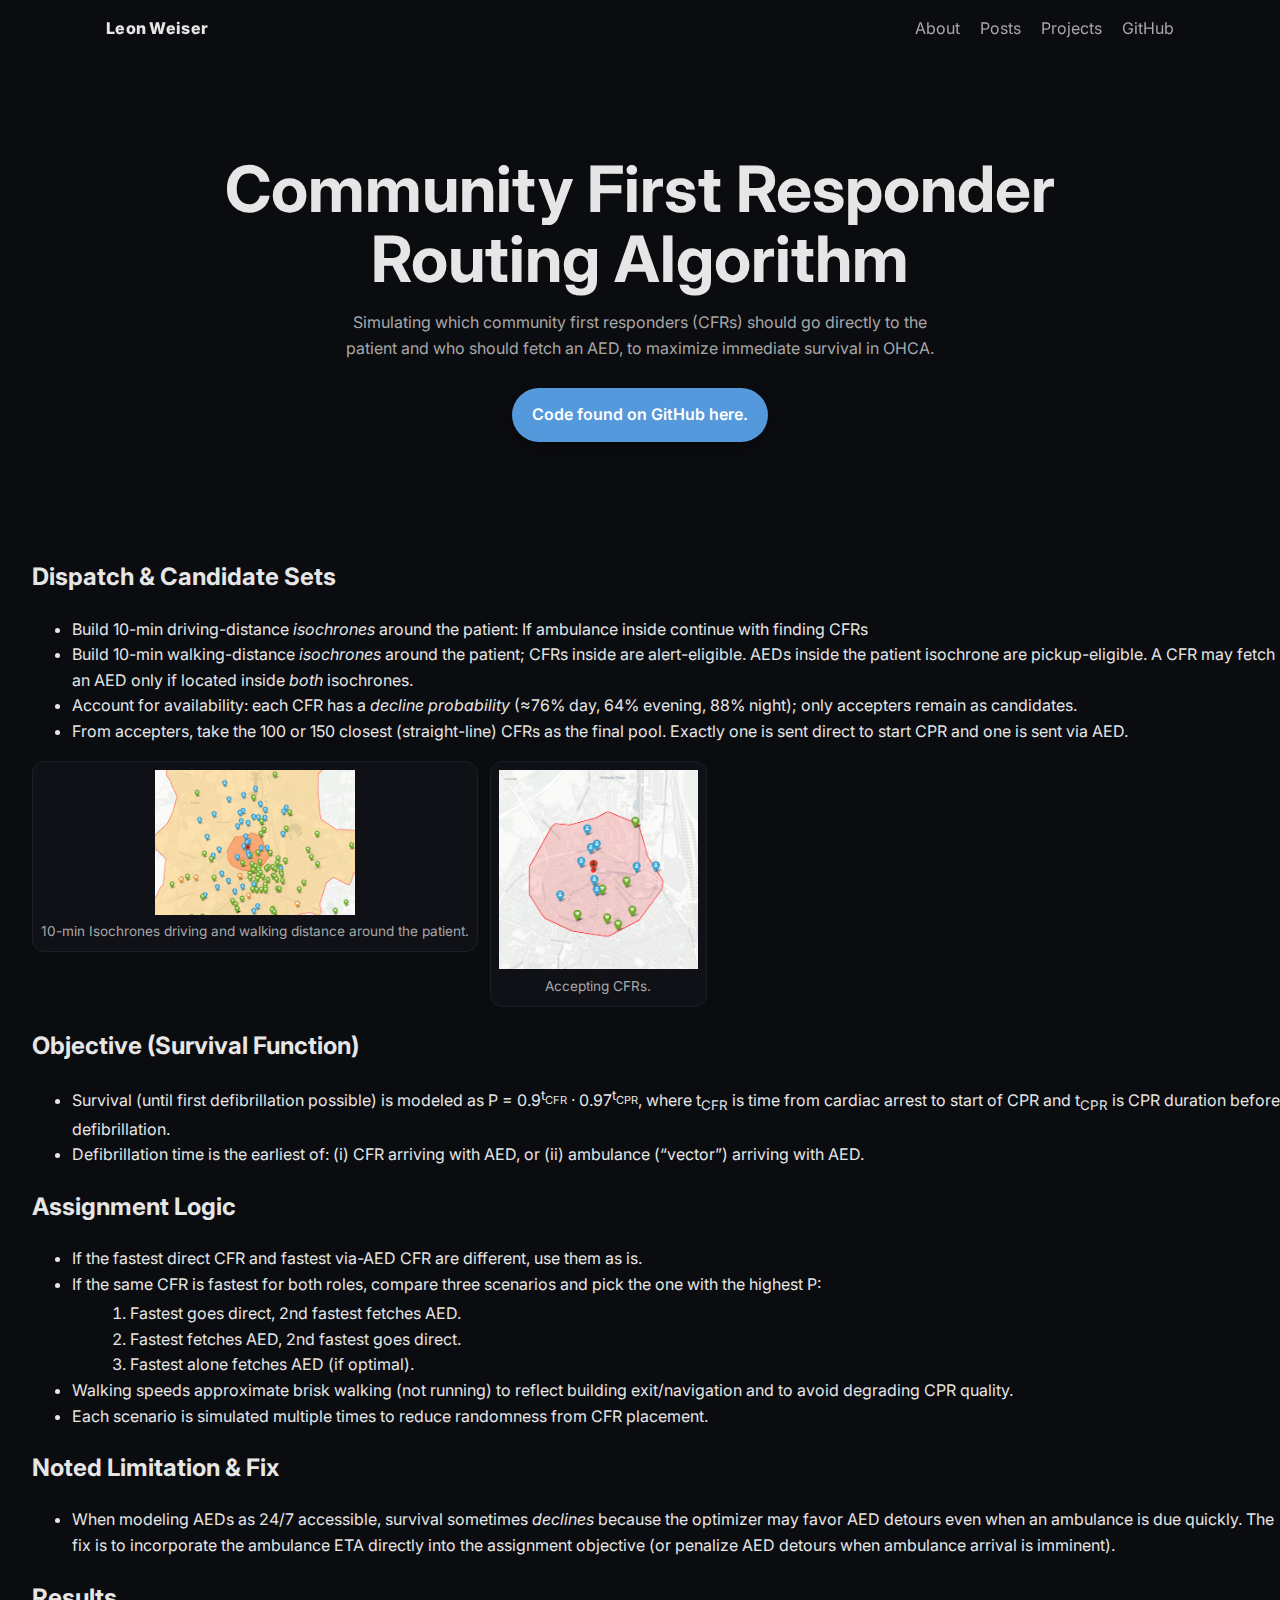
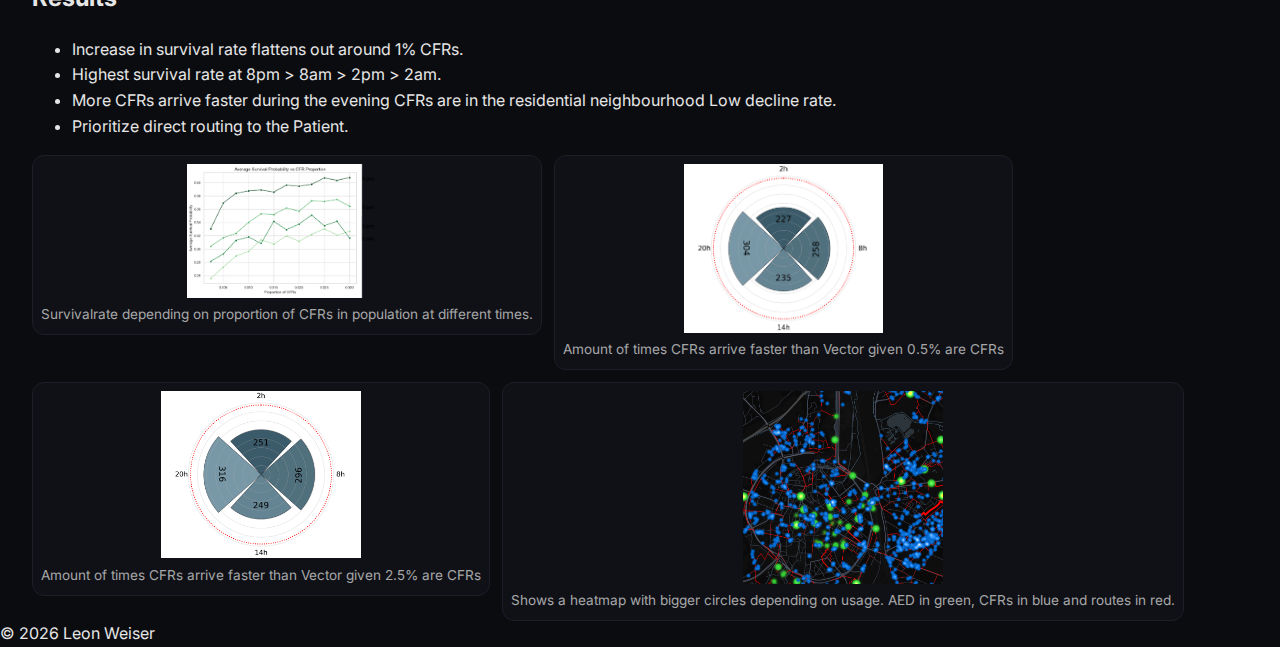
<file: projects/cfr-sim/index.html>
<!doctype html>
<html lang="en">
<head>
  <meta charset="utf-8" />
  <meta name="viewport" content="width=device-width, initial-scale=1" />
  <title>Thesis Summary · Exploring Unsupervised Autoencoders for Early Disease Detection</title>
  <link href="https://fonts.googleapis.com/css2?family=Inter:wght@300;600;800&display=swap" rel="stylesheet">
  <link rel="stylesheet" href="../../assets/css/styles.css" />

</head>
<body>

<nav class="nav">
  <a class="brand" href="../../">Leon Weiser</a>
  <div class="links">
    <a href="../../#panel-about">About</a>
    <a href="../../#panel-posts">Posts</a>
    <a href="../../#panel-projects">Projects</a>
    <a href="https://github.com/Leowiser">GitHub</a>
  </div>
</nav>

<section class="hero hero-static">
  <div class="text">
    <h1 class="hero-title">Community First Responder Routing Algorithm</h1>
    <p class="sub">Simulating which community first responders (CFRs) should go directly to the patient and who should fetch an AED, to maximize immediate survival in OHCA.</p>
    <div class="ctas">
      <a class="cta" href="https://github.com/Leowiser/AED-Route-Optimization-MDA-Project">Code found on GitHub here.</a>
    </div>
  </div>
</section>

    <div class="grid">
      <!-- TEXT -->
      <section class="panel">
        <h2>Dispatch & Candidate Sets</h2>
        <ul>
          <li>Build 10-min driving-distance <em>isochrones</em> around the patient: If ambulance inside continue with finding CFRs</li>
          <li>Build 10-min walking-distance <em>isochrones</em> around the patient; CFRs inside are alert-eligible. AEDs inside the patient isochrone are pickup-eligible. A CFR may fetch an AED only if located inside <em>both</em> isochrones.</li>
          <li>Account for availability: each CFR has a <em>decline probability</em> (≈76% day, 64% evening, 88% night); only accepters remain as candidates.</li>
          <li>From accepters, take the 100 or 150 closest (straight-line) CFRs as the final pool. Exactly one is sent <span class="kbd">direct</span> to start CPR and one is sent <span class="kbd">via AED</span>.</li>
        </ul>
        <div class="fig-row">
          <figure class="figure-snug">
            <img src="../../assets/img/cfr/Isochrones.png" alt="Isochrones">
            <figcaption>10-min Isochrones driving and walking distance around the patient.</figcaption>
          </figure>
          <figure class="figure-snug">
            <img src="../../assets/img/cfr/Approval.png" alt="CFR Acceptance">
            <figcaption>Accepting CFRs.</figcaption>
          </figure>
        </div>

        <h2>Objective (Survival Function)</h2>
        <ul>
          <li>Survival (until first defibrillation possible) is modeled as
            <span class="kbd">P = 0.9<sup>t<sub>CFR</sub></sup> · 0.97<sup>t<sub>CPR</sub></sup></span>,
            where <span class="kbd">t<sub>CFR</sub></span> is time from cardiac arrest to start of CPR and <span class="kbd">t<sub>CPR</sub></span> is CPR duration before defibrillation.
          </li>
          <li>Defibrillation time is the earliest of: (i) CFR arriving with AED, or (ii) ambulance (“vector”) arriving with AED.</li>
        </ul>

        <h2>Assignment Logic</h2>
        <ul>
          <li>If the fastest <span class="kbd">direct</span> CFR and fastest <span class="kbd">via-AED</span> CFR are different, use them as is.</li>
          <li>If the same CFR is fastest for both roles, compare three scenarios and pick the one with the highest <span class="kbd">P</span>:
            <ol style="margin:.25rem 0 0 1.1rem">
              <li>Fastest goes <span class="kbd">direct</span>, 2nd fastest fetches AED.</li>
              <li>Fastest fetches AED, 2nd fastest goes <span class="kbd">direct</span>.</li>
              <li>Fastest alone fetches AED (if optimal).</li>
            </ol>
          </li>
          <li>Walking speeds approximate brisk walking (not running) to reflect building exit/navigation and to avoid degrading CPR quality.</li>
          <li>Each scenario is simulated multiple times to reduce randomness from CFR placement.</li>
        </ul>

        <h2>Noted Limitation & Fix</h2>
        <ul>
          <li>When modeling AEDs as 24/7 accessible, survival sometimes <em>declines</em> because the optimizer may favor AED detours even when an ambulance is due quickly. The fix is to incorporate the ambulance ETA directly into the assignment objective (or penalize AED detours when ambulance arrival is imminent).</li>
        </ul>

        <h2>Results</h2>
        <ul>
          <li>Increase in survival rate flattens out around 1&percnt; CFRs.</li>
          <li>Highest survival rate at 8pm > 8am > 2pm > 2am.</li>
          <li>More CFRs arrive faster during the evening CFRs are in the residential neighbourhood Low decline rate.</li>
          <li>Prioritize direct routing to the Patient.</li>
        </ul>
        <div class="fig-row">
          <figure class="figure-snug">
            <img src="../../assets/img/cfr/SurvivalRate.png" alt="Survivalrate">
            <figcaption>Survivalrate depending on proportion of CFRs in population at different times.</figcaption>
          </figure>
          <figure class="figure-snug">
            <img src="../../assets/img/cfr/0.5NormalAED.png" alt="Normal AED 0.5%">
            <figcaption>Amount of times CFRs arrive faster than Vector given 0.5&percnt; are CFRs</figcaption>
          </figure>
          <figure class="figure-snug">
            <img src="../../assets/img/cfr/2.5NormalAED.png" alt="Normal AED 0.5%">
            <figcaption>Amount of times CFRs arrive faster than Vector given 2.5&percnt; are CFRs</figcaption>
          </figure>
          <figure class="figure-snug">
            <img src="../../assets/img/cfr/Overview.png" alt="Overview of the system">
            <figcaption>Shows a heatmap with bigger circles depending on usage. AED in green, CFRs in blue and routes in red.</figcaption>
          </figure>
        </div>

      </section>

    </div>

    <footer>© <span id="year"></span> Leon Weiser</footer>
  </div>

  <script>document.getElementById('year').textContent = new Date().getFullYear();</script>
</body>
</html>
</file>
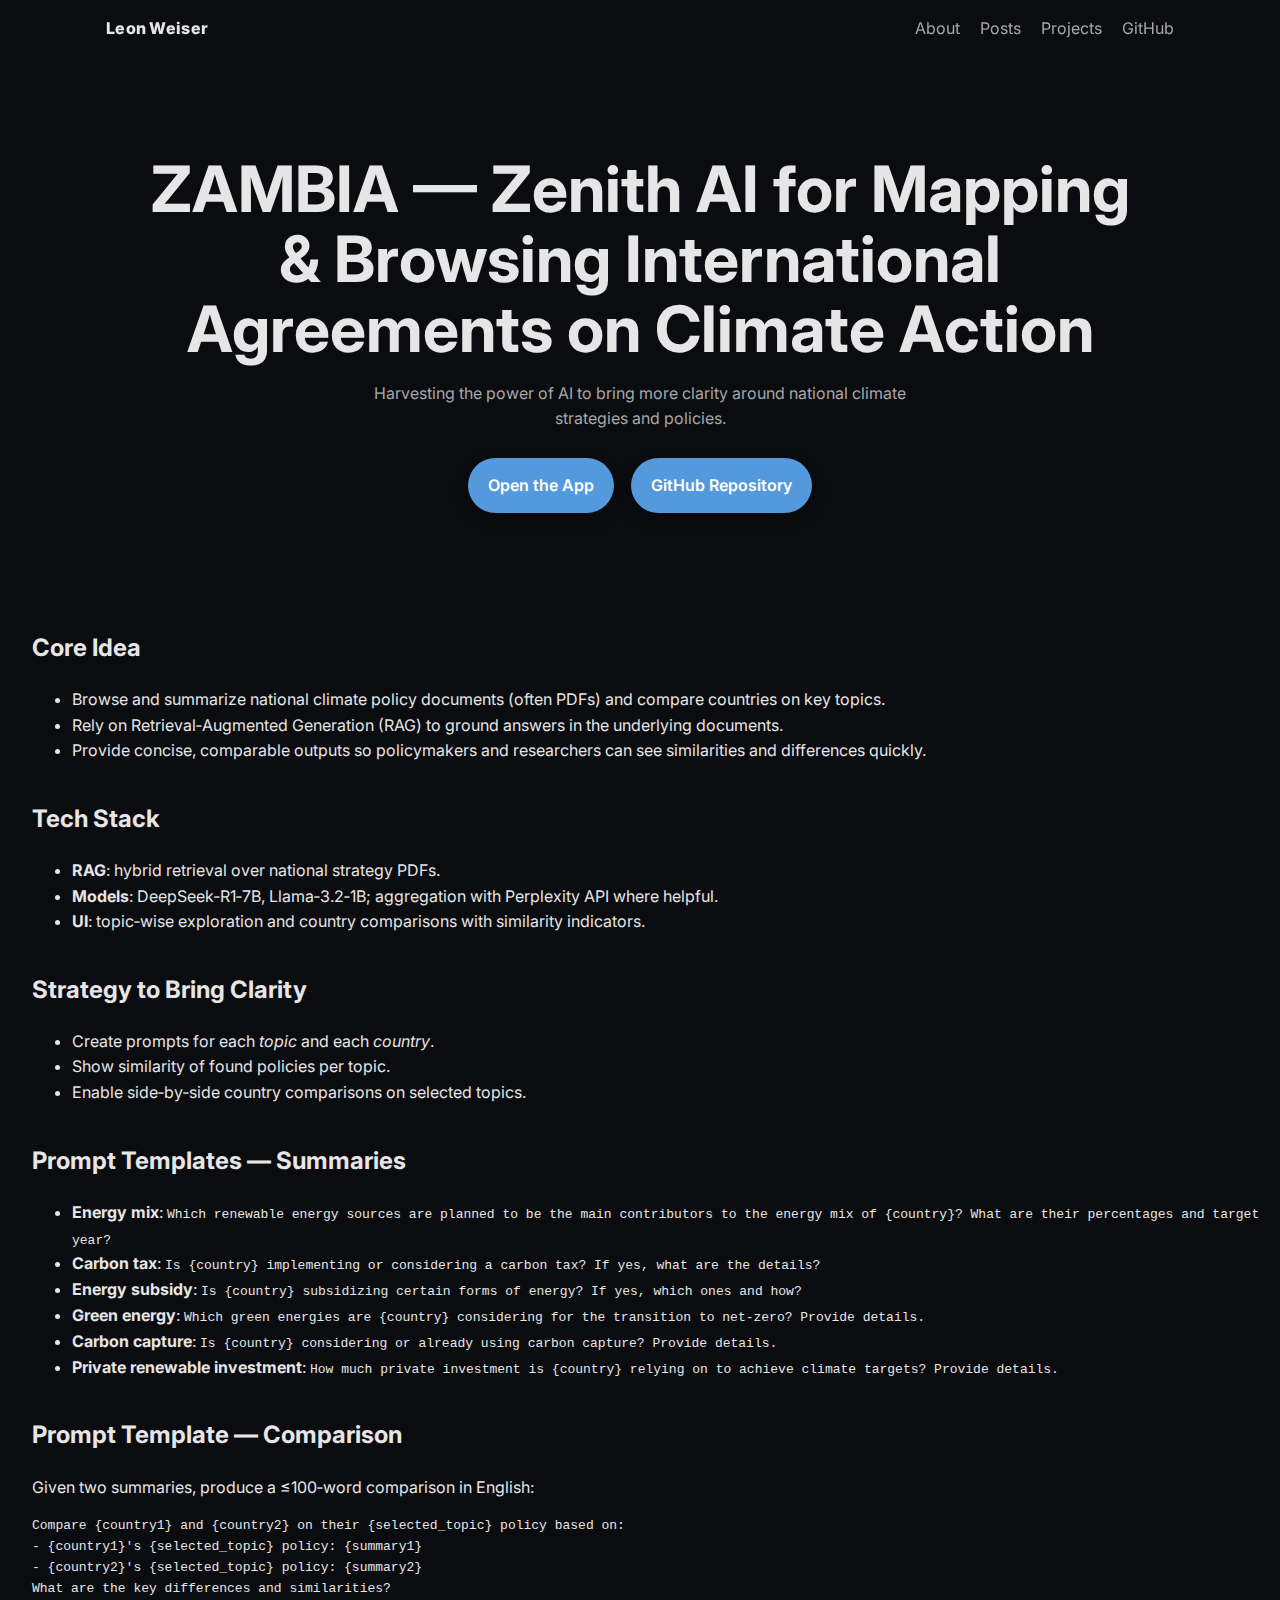
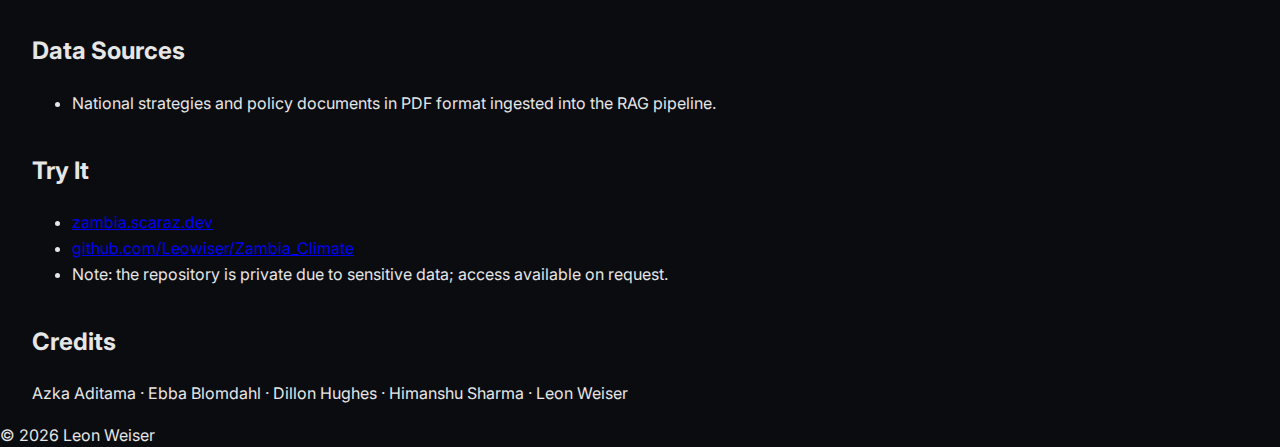
<file: projects/zambia-datathon/index.html>
<!doctype html>
<html lang="en">
<head>
  <meta charset="utf-8" />
  <meta name="viewport" content="width=device-width, initial-scale=1" />
  <title>ZAMBIA · Zenith AI for Mapping & Browsing International Agreements on Climate Action</title>
  <link href="https://fonts.googleapis.com/css2?family=Inter:wght@300;600;800&display=swap" rel="stylesheet">
  <!-- Reuse your site-wide stylesheet if available -->
  <link rel="stylesheet" href="../../assets/css/styles.css" />
 
</head>
<body>

<nav class="nav">
  <a class="brand" href="../../">Leon Weiser</a>
  <div class="links">
    <a href="../../#panel-about">About</a>
    <a href="../../#panel-posts">Posts</a>
    <a href="../../#panel-projects">Projects</a>
    <a href="https://github.com/Leowiser">GitHub</a>
  </div>
</nav>

<section class="hero hero-static">
  <div class="text">
    <h1 class="hero-title">ZAMBIA — Zenith AI for Mapping & Browsing International Agreements on Climate Action</h1>
    <p class="sub">Harvesting the power of AI to bring more clarity around national climate strategies and policies.</p>
    <div class="ctas">
      <a class="cta" href="https://zambia.scaraz.dev/">Open the App</a>
      <a class="cta" href="https://github.com/Leowiser/Zambia_Climate/tree/main">GitHub Repository</a>
    </div>
  </div>
</section>

<div class="grid">
  <section class="panel">
    <h2>Core Idea</h2>
    <ul>
      <li>Browse and summarize national climate policy documents (often PDFs) and compare countries on key topics.</li>
      <li>Rely on Retrieval‑Augmented Generation (RAG) to ground answers in the underlying documents.</li>
      <li>Provide concise, comparable outputs so policymakers and researchers can see similarities and differences quickly.</li>
    </ul>
  </section>

  <section class="panel">
    <h2>Tech Stack</h2>
    <ul>
      <li><strong>RAG</strong>: hybrid retrieval over national strategy PDFs.</li>
      <li><strong>Models</strong>: DeepSeek‑R1‑7B, Llama‑3.2‑1B; aggregation with Perplexity API where helpful.</li>
      <li><strong>UI</strong>: topic‑wise exploration and country comparisons with similarity indicators.</li>
    </ul>
  </section>

  <section class="panel">
    <h2>Strategy to Bring Clarity</h2>
    <ul>
      <li>Create prompts for each <em>topic</em> and each <em>country</em>.</li>
      <li>Show similarity of found policies per topic.</li>
      <li>Enable side‑by‑side country comparisons on selected topics.</li>
    </ul>
  </section>

  <section class="panel">
    <h2>Prompt Templates — Summaries</h2>
    <ul>
      <li><strong>Energy mix</strong>: <code>Which renewable energy sources are planned to be the main contributors to the energy mix of {country}? What are their percentages and target year?</code></li>
      <li><strong>Carbon tax</strong>: <code>Is {country} implementing or considering a carbon tax? If yes, what are the details?</code></li>
      <li><strong>Energy subsidy</strong>: <code>Is {country} subsidizing certain forms of energy? If yes, which ones and how?</code></li>
      <li><strong>Green energy</strong>: <code>Which green energies are {country} considering for the transition to net‑zero? Provide details.</code></li>
      <li><strong>Carbon capture</strong>: <code>Is {country} considering or already using carbon capture? Provide details.</code></li>
      <li><strong>Private renewable investment</strong>: <code>How much private investment is {country} relying on to achieve climate targets? Provide details.</code></li>
    </ul>
  </section>

  <section class="panel">
    <h2>Prompt Template — Comparison</h2>
    <p>Given two summaries, produce a ≤100‑word comparison in English:</p>
    <pre><code>Compare {country1} and {country2} on their {selected_topic} policy based on:
- {country1}'s {selected_topic} policy: {summary1}
- {country2}'s {selected_topic} policy: {summary2}
What are the key differences and similarities?</code></pre>
  </section>

  <section class="panel">
    <h2>Data Sources</h2>
    <ul>
      <li>National strategies and policy documents in PDF format ingested into the RAG pipeline.</li>
    </ul>
  </section>

  <section class="panel">
    <h2>Try It</h2>
    <ul>
      <li><a href="https://zambia.scaraz.dev/">zambia.scaraz.dev</a></li>
      <li><a href="https://github.com/Leowiser/Zambia_Climate/tree/main">github.com/Leowiser/Zambia_Climate</a></li>
      <li>Note: the repository is private due to sensitive data; access available on request.</li>
    </ul>
  </section>

  <section class="panel">
    <h2>Credits</h2>
    <p>Azka Aditama · Ebba Blomdahl · Dillon Hughes · Himanshu Sharma · Leon Weiser</p>
  </section>
</div>

<footer>
  © <span id="year"></span> Leon Weiser
</footer>

<script>
  document.getElementById('year').textContent = new Date().getFullYear();
</script>
</body>
</html>
</file>
<file: assets/css/styles.css>
:root{
  --bg:#0b0c10; --panel:#111318; --text:#e6e6e6; --muted:#a7a7a7; --accent:#59d; --max:1100px;
}
*{box-sizing:border-box} html,body{margin:0}
body{font-family:Inter,system-ui,-apple-system,Segoe UI,Roboto,Arial,sans-serif;background:var(--bg);color:var(--text);line-height:1.6}

.nav{max-width:var(--max);margin:0 auto;display:flex;justify-content:space-between;align-items:center;padding:1rem}
.brand{font-weight:800;text-decoration:none;color:var(--text);letter-spacing:.3px}
.links a{color:var(--muted);text-decoration:none;margin-left:1rem}
.links a:hover{color:var(--text)}

.grid{
  display: grid;
  /* gutter | content | gutter */
  grid-template-columns:
    minmax(var(--page-pad), 1fr)
    minmax(0, var(--max))
    minmax(var(--page-pad), 1fr);
  column-gap: clamp(1rem, 3vw, 2rem);
}

/* place every direct child in the middle "content" column */
.grid > *{ grid-column: 2; }

.hero{
  position: sticky;
  top: 0;
  z-index: 30;
  min-height: 70vh;

  max-width: var(--max);
  margin: 2rem auto 3rem;
  padding: 3rem 1rem;

  display: grid;
  /* gutters | subtwo | portrait | gutter, so row-1 can center over both */
  grid-template-columns: minmax(0,1fr) auto auto minmax(0,1fr);
  grid-template-rows: auto auto;
  align-items: center;

  /* smaller distance between subtwo and image */
  column-gap: clamp(.5rem, 2vw, 1.1rem);
  text-align: center;
}

/* Center stack (title + sub + CTAs) spanning both middle columns */
.hero .text{
  grid-column: 2 / span 2;     /* centered above subtwo+image */
  grid-row: 1;
  display: flex;
  flex-direction: column;
  align-items: center;
}
.hero h1{ font-size: clamp(2rem, 6vw, 4rem); line-height: 1.1; margin: .25em 0; }
.sub{ color: var(--muted); max-width: 60ch; margin: 0 0 .9rem; }

/* place the centered text in the middle column, row 1 */

.hero .cta{
  grid-column: 2;
  grid-row: 1;
}
/* NEW: subtwo goes below the sub, left column */
.subtwo{
  color: var(--muted);
  grid-column: 2;              /* left of the image */
  grid-row: 2;
  text-align: right;
  margin: 0;                   /* keep it tight to reduce gap */
  max-width: 36ch;
  justify-self: end;
}
.hero-portrait{
  grid-column: 3;              /* right cell */
  grid-row: 2;
  width: clamp(120px, 18vw, 220px);
  aspect-ratio: 1/1;
  border-radius: 50%;
  object-fit: cover;
  border: 2px solid rgba(255,255,255,.7);
  box-shadow: 0 12px 32px rgba(0,0,0,.35);
  pointer-events: none;
}
/* CTA row */
.ctas{
  display: flex;
  gap: clamp(.9rem, 1.4vw, 1.25rem);   /* a bit more space */
  justify-content: center;
  flex-wrap: wrap;
  margin-top: .75rem;
}

/* Base button */
.cta{
  display: inline-flex;
  align-items: center;
  gap: .5rem;
  padding: .9rem 1.25rem;
  border-radius: 999px;
  text-decoration: none;
  font-weight: 600;
  background: var(--accent);
  color: #fff;
  box-shadow: 0 6px 16px rgba(0,0,0,.25);
  transition: transform .15s ease, box-shadow .15s ease, background .15s ease;
}
.cta:hover{ transform: translateY(-1px); box-shadow: 0 10px 24px rgba(0,0,0,.35) }

/* Variants */
.cta.outline{
  background: transparent;
  color: var(--text);
  border: 1.5px solid var(--accent);
  box-shadow: none;
}
.cta.ghost{
  background: rgba(255,255,255,.04);
  color: var(--text);
  border: 1px solid rgba(255,255,255,.18);
  box-shadow: none;
}

/* Optional: equal widths */
.ctas .cta{ min-width: 9rem; text-align:center }


.posts-grid{max-width:var(--max);margin:0 auto;display:grid;gap:1.25rem;padding:0 1rem 3rem;
  grid-template-columns:repeat(auto-fill,minmax(280px,1fr));}
.card{background:var(--panel);border-radius:16px;overflow:hidden;transition:transform .2s ease, box-shadow .2s ease}
.card:hover{transform:translateY(-2px);box-shadow:0 8px 24px rgba(0,0,0,.3)}
.card img{width:100%;height:180px;object-fit:cover;display:block}
.card-body{padding:1rem}
.card h2{font-size:1.15rem;margin:.2rem 0 .5rem}
.card p{color:var(--muted);margin:0 0 .75rem}
.meta{font-size:.85rem;color:var(--muted)}

.about{max-width:var(--max);margin:0 auto 4rem;padding:0 1rem}
.site-footer{border-top:1px solid #1c1f27;padding:1.5rem;text-align:center;color:var(--muted)}


/* ---- Centered tab card ---- */
:root{
  --banner-h: 64px;            /* banner height when shrunk */
}



/* Shrunk banner keeps your behavior; hide extras */
.hero.is-shrink{
  height: var(--banner-h);
  min-height: var(--banner-h);
  padding: 0 .75rem;
  border-radius: 0 0 12px 12px;
  box-shadow: 0 8px 20px rgba(0,0,0,.25);
  display: flex; align-items: center; justify-content: center; gap: .75rem;
}
.hero.is-shrink .sub,
.hero.is-shrink .subtwo,
.hero.is-shrink .ctas,
.hero.is-shrink .hero-portrait{ display:none }
.hero.is-shrink .hero-title{ font-size: clamp(1.1rem, 2.6vw, 1.6rem); margin:0; line-height:1.1 }





@media (max-width: 720px){
  .hero{
    grid-template-columns: 1fr;
    grid-template-rows: auto auto auto;
    column-gap: 0;
    row-gap: clamp(1.25rem, 3.5vw, 3rem);
  }
  .hero .text{ grid-column:1; grid-row:1 }
  .subtwo{ grid-column:1; grid-row:2; text-align:center; justify-self:center; margin-top:.5rem }
  .hero-portrait{ grid-column:1; grid-row:3; margin-top:1rem }
}

/* Make this hero behave like a normal block (not sticky) */
.hero-static{
  position: static;          /* turn off sticky */
  top: auto;
  min-height: auto;
}

/* If your JS adds .is-shrink, ignore it for the static hero */
.hero-static.is-shrink{
  height: auto;
  min-height: auto;
  padding: 3rem 1rem;        /* your normal padding */
  display: grid;             /* keep the grid layout */
  box-shadow: none;
  border-radius: 0;
}

/* Un-hide elements that the generic .hero.is-shrink hides */
.hero-static.is-shrink .hero-title{ font-size: clamp(2rem, 6vw, 4rem); }
.hero-static.is-shrink .sub,
.hero-static.is-shrink .subtwo{ display: block; }
.hero-static.is-shrink .ctas{ display: flex; }
.hero-static.is-shrink .hero-portrait{ display: block; }

.tabcard{
  max-width: var(--card-max);
  width: min(var(--card-max), calc(100% - 2rem)); /* keeps margins on small screens */
  margin: 3rem auto;
  background: var(--panel, #111318);
  color: var(--text, #e7e7e7);
  border-radius: 18px;
  box-shadow: 0 18px 40px rgba(0,0,0,.6);
  overflow: hidden;
  position: relative;  /* for stacking above the bg image overlay */
}
.tabcard-tabs{
  display:flex; gap:.25rem; align-items:center; padding:.5rem  .5rem;
  background: rgba(255,255,255,.06);
}
.tabcard .tab{
  appearance:none; background:transparent; border:0;
  padding:1rem 1.25rem; font-weight:700; letter-spacing:.02em;
  cursor:pointer; border-radius:12px; color:inherit; opacity:.75;
}
.tabcard .tab:hover{ opacity:1 }
.tabcard .tab.is-active{
  background:#1a1d24; opacity:1; box-shadow: inset 0 -2px 0 var(--accent, #59d);
}
.tabcard-panel{ padding:3.25rem 3.5rem 3rem }
.tabcard-panel h3{ margin:.25rem 0 .5rem; font-size:1.2rem }
.tabcard-panel ul{ margin:.25rem 0 0 1.25rem }
.tabcard-panel li{ margin:.25rem 0 }
/* Cap every image in the content panel to 80×80, keep aspect ratio */
.panel img{
  width: auto;
  height: auto;
  max-width: 200px;
  max-height: 200px;
  object-fit: contain;   /* letterboxes if needed, no cropping */
  display: block;
}
/* Optional: lighter look for users in light mode */
@media (prefers-color-scheme: light){
  .tabcard{ background:#fff; color:#111; box-shadow:0 18px 40px rgba(0,0,0,.35) }
  .tabcard .tab.is-active{ background:#f2f4f7; box-shadow: inset 0 -2px 0 #222 }
}

/* Full-width band with background image */
.tabcard-wrap{
  position: relative;
  padding: min(10vh, 6rem) 0;       /* space above/below the card */
  isolation: isolate;               /* ensure overlay layers behave */
}

/* Background image layer */
.tabcard-wrap::before{
  content:"";
  position: absolute; inset: 0;
  background: url("assets/img/bg-tabband.jpg") center / cover no-repeat;
  /* Optional parallax-ish effect (less reliable on iOS):
     background-attachment: fixed; */
  z-index: -2;
}

/* Subtle dark overlay for contrast */
.tabcard-wrap::after{
  content:"";
  position: absolute; inset: 0;
  background: linear-gradient(
    to bottom,
    rgba(0,0,0,.45),
    rgba(0,0,0,.45)
  );
  z-index: -1;
}

/* Make sure the card sits above overlays */
.tabcard{ position: relative; z-index: 0; }

/* Utility: cap image to 40×40 without cropping, keep aspect ratio */
img.fit-20 {
  width: auto;
  height: auto;
  max-width: 60px;
  max-height: 60px;
  display: block;      /* optional: centers with margin:0 auto */
  margin: 0 auto;      /* remove if you don't want centering */
}

/* Row for multiple figures: goes in one line, wraps when needed */
.fig-row{
  display: flex;
  flex-wrap: wrap;
  gap: .75rem;                 /* space between figure boxes */
  align-items: flex-start;
  justify-content: flex-start; /* keep left-aligned */
}

/* Figure box that hugs its image (not full width) */
figure.figure-snug{
  display: inline-flex;        /* shrink to content width */
  flex-direction: column;
  align-items: center;         /* center only inside the small box */
  padding: .5rem;              /* little cushion around the image */
  margin: 0;                   /* no auto-centering */
  background: #0f1117;
  border: 1px solid #1c1f27;
  border-radius: 12px;
}

/* Override your generic figure img centering just for snug figures */
figure.figure-snug img{ margin: 0; }

/* Your tiny thumbnail size (keeps proportions; no crop) */
img.thumb-20{
      width:auto;
      height:auto;
      max-width:200px;    /* change to 60px/100px as you like */
      max-height:200px;
      display:block;
      margin:0 auto;
    }

figure.figure-snug figcaption{
  text-align: center;
  margin-top: .4rem;
  font-size: .85rem;
  color: var(--muted);
}

/* Optional: keep nav visible on scroll */
.nav{
  position: sticky; top: 0; z-index: 50;
  background: rgba(11,12,16,.75);
  backdrop-filter: blur(6px);
}

/* New non-sticky hero that sits under the header */
.page-hero{
  position: relative;
  max-width: var(--max);
  margin: 1.25rem auto 2.5rem;
  padding: clamp(1.5rem, 4vw, 3rem) 1rem;
  text-align: center;

  /* visual style (change image or remove if you want solid panel) */
  background-image: url("assets/img/hero-alt.jpg");
  background-size: cover;
  background-position: center;
  border-radius: 20px;
  box-shadow: 0 10px 28px rgba(0,0,0,.35);
  overflow: hidden;
  isolation: isolate; /* keeps overlay effects inside */
}
.page-hero::before{ /* subtle overlay for readability */
  content: "";
  position: absolute; inset: 0;
  background: radial-gradient(ellipse at center, rgba(0,0,0,.20), rgba(0,0,0,.45));
  z-index: 0;
}
.page-hero__title{
  position: relative; 
  left: 50px;
  z-index: 1;
  font-size: clamp(2rem, 6vw, 3.2rem);
  line-height: 1.1; margin: 0 0 .5rem;
}
.page-hero__sub{
  position: relative; 
  left: 50px;
  z-index: 1;
  max-width: 70ch; margin: 0 auto 1rem; color: var(--muted);
}
.page-hero .cta{ position: relative; z-index: 1; }

/* Section separator (horizontal line above each section) */
.cv-section{
  margin-top: 1.75rem;
  padding-top: 1.25rem;
  border-top: 1px solid rgba(255,255,255,.14); /* adjust color for light mode if needed */
}
.cv-section:first-child{ border-top: 0; } /* no line before the very first section */

/* Table styling + vertical divider */
table.cv{ 
  width:100%;
  border-collapse: separate;   /* don't collapse the borders */
  border-spacing: 0;
}

/* date column */
.cv :is(td,th):first-child{
  white-space: nowrap;
  padding-right: 1rem;
}

/* spacer column = vertical line */
.cv :is(td,th):nth-child(2){
  width: 18px;
  min-width: 18px;             /* stop it collapsing to 0 */
  padding: 0;
  border-left: 2px solid rgba(255,255,255,.14);
}

/* content column */
.cv :is(td,th):nth-child(3){
  padding-left: 1rem;
}
</file>
